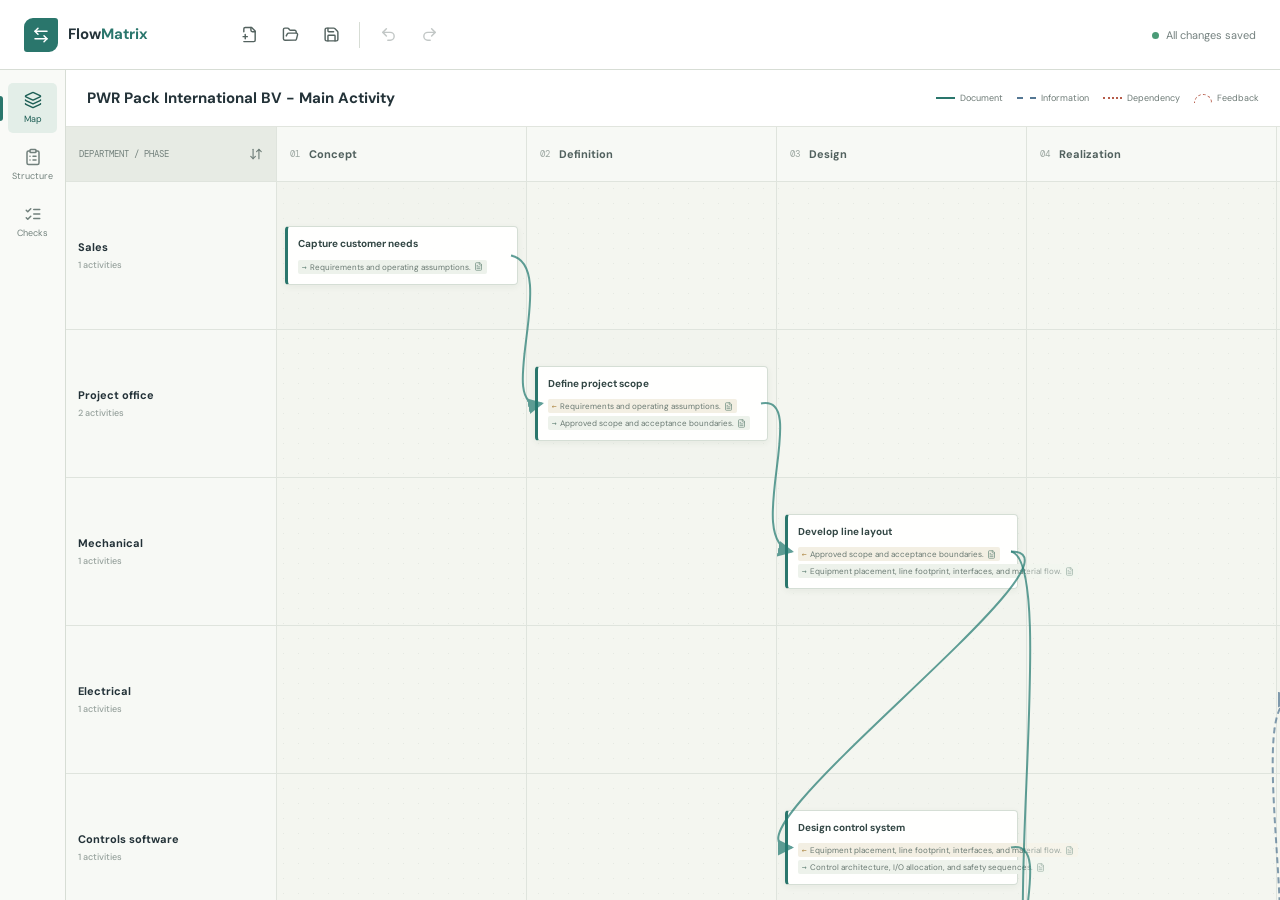
<file: docs/flowmatrix/index.html>
<!doctype html>
<html lang="en">
  <head>
    <meta charset="UTF-8" />
    <meta name="viewport" content="width=device-width, initial-scale=1.0" />
    <meta name="theme-color" content="#f2f1eb" />
    <meta name="description" content="Map and edit cross-department project workflows." />
    <title>FlowMatrix</title>
    <script type="module" crossorigin src="./assets/index-BYALuI77.js"></script>
    <link rel="stylesheet" crossorigin href="./assets/index-i4tJDk6r.css">
  </head>
  <body>
    <div id="root"></div>
  </body>
</html>
</file>
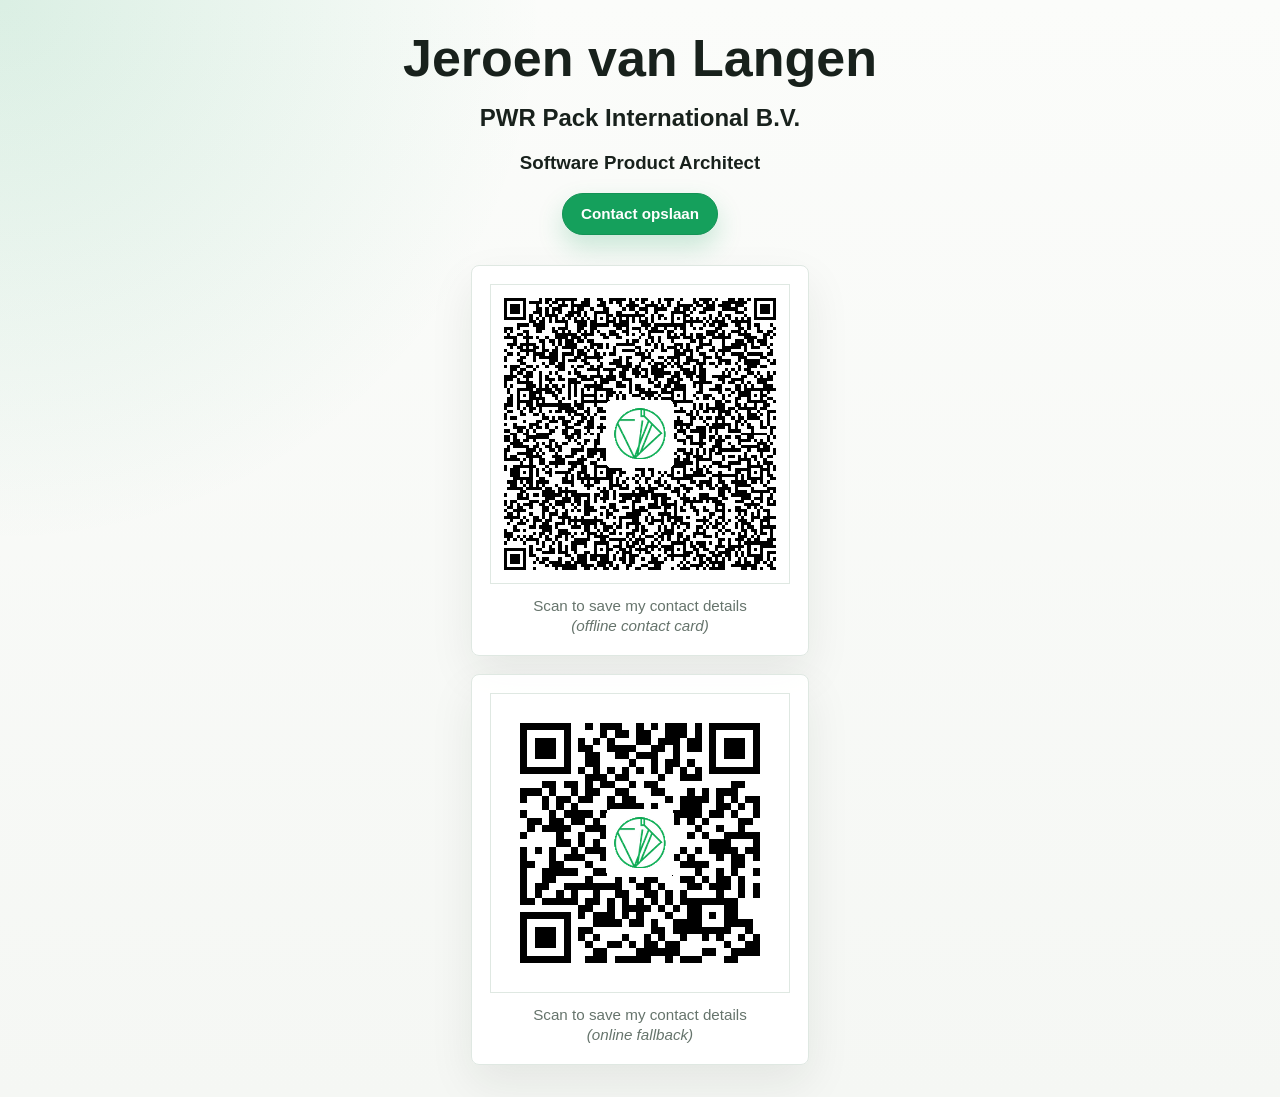
<file: docs/pwr/index.html>
<!doctype html>
<html lang="nl">
<head>
  <meta charset="utf-8">
  <meta name="viewport" content="width=device-width, initial-scale=1">
  <link rel="manifest" href="manifest.webmanifest">
  <meta name="theme-color" content="#15a05c">
  <title>Contactgegevens – Jeroen van Langen</title>
  <style>
    :root {
      color-scheme: light;
      --background: #f5f7f4;
      --surface: #ffffff;
      --text: #18211c;
      --muted: #66746c;
      --accent: #15a05c;
      --border: #dfe8e2;
    }

    * {
      box-sizing: border-box;
    }

    body {
      min-height: 100vh;
      margin: 0;
      display: grid;
      place-items: center;
      padding: 32px 18px;
      background:
        radial-gradient(circle at top left, rgba(21, 160, 92, 0.14), transparent 34rem),
        linear-gradient(180deg, #fbfcfa 0%, var(--background) 100%);
      color: var(--text);
      font-family: "Aptos", "Segoe UI", sans-serif;
    }

    main {
      width: min(100%, 760px);
      text-align: center;
    }

    h1 {
      margin: 0;
      font-size: clamp(2rem, 6vw, 3.25rem);
      line-height: 1;
      font-weight: 700;
    }

    .actions {
      margin: 18px 0 30px;
    }

    .button {
      display: inline-flex;
      align-items: center;
      justify-content: center;
      min-height: 42px;
      padding: 0 18px;
      border: 1px solid color-mix(in srgb, var(--accent), black 8%);
      border-radius: 999px;
      background: var(--accent);
      color: white;
      font-size: 0.95rem;
      font-weight: 650;
      text-decoration: none;
      box-shadow: 0 12px 26px rgba(21, 160, 92, 0.22);
    }

    .qr-grid {
      display: grid;
      grid-template-columns: minmax(0, 1fr);
      gap: 18px;
      align-items: start;
      width: min(100%, 338px);
      margin: 0 auto;
    }

    figure {
      margin: 0;
      padding: 18px;
      border: 1px solid var(--border);
      border-radius: 8px;
      background: color-mix(in srgb, var(--surface), transparent 4%);
      box-shadow: 0 18px 45px rgba(24, 33, 28, 0.08);
      image-rendering: pixelated;
    }

    figure img {
      display: block;
      width: min(100%, 300px);
      height: auto;
      margin: 0 auto;
      border: 1px solid var(--border);
    }

    figcaption {
      margin-top: 12px;
      color: var(--muted);
      font-size: 0.95rem;
      line-height: 1.35;
    }
  </style>
</head>
<body>
  <main>
    <h1>Jeroen van Langen</h1>
    <h2>PWR Pack International B.V.</h2>
    <h3>Software Product Architect</h3>
    <p class="actions"><a class="button" href="pwr.vcf">Contact opslaan</a></p>

    <section class="qr-grid" aria-label="QR-codes">
      <figure>
        <img src="vcard.png" alt="Offline QR-code met vCard-gegevens" width="300" height="300">
        <figcaption>Scan to save my contact details<br/><i>(offline contact card)</i></figcaption>
      </figure>

      <figure>
        <img src="vcard-url.png" alt="Online QR-code naar vCard URL" width="300" height="300">
        <figcaption>Scan to save my contact details<br/><i>(online fallback)</i></figcaption>
      </figure>
    </section>
  </main>
  <script>
  navigator.serviceWorker.register("sw.js?v=6", { updateViaCache: "none" });
</script>
</body>
</html>
</file>
<file: docs/flowmatrix/assets/index-i4tJDk6r.css>
@import"https://fonts.googleapis.com/css2?family=DM+Mono:wght@400;500&family=DM+Sans:wght@400;500;600;700&family=Fraunces:opsz,wght@9..144,500;9..144,600&display=swap";.react-flow{direction:ltr;--xy-edge-stroke-default: #b1b1b7;--xy-edge-stroke-width-default: 1;--xy-edge-stroke-selected-default: #555;--xy-connectionline-stroke-default: #b1b1b7;--xy-connectionline-stroke-width-default: 1;--xy-attribution-background-color-default: rgba(255, 255, 255, .5);--xy-minimap-background-color-default: #fff;--xy-minimap-mask-background-color-default: rgba(240, 240, 240, .6);--xy-minimap-mask-stroke-color-default: transparent;--xy-minimap-mask-stroke-width-default: 1;--xy-minimap-node-background-color-default: #e2e2e2;--xy-minimap-node-stroke-color-default: transparent;--xy-minimap-node-stroke-width-default: 2;--xy-background-color-default: transparent;--xy-background-pattern-dots-color-default: #91919a;--xy-background-pattern-lines-color-default: #eee;--xy-background-pattern-cross-color-default: #e2e2e2;background-color:var(--xy-background-color, var(--xy-background-color-default));--xy-node-color-default: inherit;--xy-node-border-default: 1px solid #1a192b;--xy-node-background-color-default: #fff;--xy-node-group-background-color-default: rgba(240, 240, 240, .25);--xy-node-boxshadow-hover-default: 0 1px 4px 1px rgba(0, 0, 0, .08);--xy-node-boxshadow-selected-default: 0 0 0 .5px #1a192b;--xy-node-border-radius-default: 3px;--xy-handle-background-color-default: #1a192b;--xy-handle-border-color-default: #fff;--xy-selection-background-color-default: rgba(0, 89, 220, .08);--xy-selection-border-default: 1px dotted rgba(0, 89, 220, .8);--xy-controls-button-background-color-default: #fefefe;--xy-controls-button-background-color-hover-default: #f4f4f4;--xy-controls-button-color-default: inherit;--xy-controls-button-color-hover-default: inherit;--xy-controls-button-border-color-default: #eee;--xy-controls-box-shadow-default: 0 0 2px 1px rgba(0, 0, 0, .08);--xy-edge-label-background-color-default: #ffffff;--xy-edge-label-color-default: inherit;--xy-resize-background-color-default: #3367d9}.react-flow.dark{--xy-edge-stroke-default: #3e3e3e;--xy-edge-stroke-width-default: 1;--xy-edge-stroke-selected-default: #727272;--xy-connectionline-stroke-default: #b1b1b7;--xy-connectionline-stroke-width-default: 1;--xy-attribution-background-color-default: rgba(150, 150, 150, .25);--xy-minimap-background-color-default: #141414;--xy-minimap-mask-background-color-default: rgba(60, 60, 60, .6);--xy-minimap-mask-stroke-color-default: transparent;--xy-minimap-mask-stroke-width-default: 1;--xy-minimap-node-background-color-default: #2b2b2b;--xy-minimap-node-stroke-color-default: transparent;--xy-minimap-node-stroke-width-default: 2;--xy-background-color-default: #141414;--xy-background-pattern-dots-color-default: #555;--xy-background-pattern-lines-color-default: #333;--xy-background-pattern-cross-color-default: #333;--xy-node-color-default: #f8f8f8;--xy-node-border-default: 1px solid #3c3c3c;--xy-node-background-color-default: #1e1e1e;--xy-node-group-background-color-default: rgba(240, 240, 240, .25);--xy-node-boxshadow-hover-default: 0 1px 4px 1px rgba(255, 255, 255, .08);--xy-node-boxshadow-selected-default: 0 0 0 .5px #999;--xy-handle-background-color-default: #bebebe;--xy-handle-border-color-default: #1e1e1e;--xy-selection-background-color-default: rgba(200, 200, 220, .08);--xy-selection-border-default: 1px dotted rgba(200, 200, 220, .8);--xy-controls-button-background-color-default: #2b2b2b;--xy-controls-button-background-color-hover-default: #3e3e3e;--xy-controls-button-color-default: #f8f8f8;--xy-controls-button-color-hover-default: #fff;--xy-controls-button-border-color-default: #5b5b5b;--xy-controls-box-shadow-default: 0 0 2px 1px rgba(0, 0, 0, .08);--xy-edge-label-background-color-default: #141414;--xy-edge-label-color-default: #f8f8f8}.react-flow__background{background-color:var(--xy-background-color-props, var(--xy-background-color, var(--xy-background-color-default)));pointer-events:none;z-index:-1}.react-flow__container{position:absolute;width:100%;height:100%;top:0;left:0}.react-flow__pane{z-index:1;touch-action:none}.react-flow__pane.draggable{cursor:grab}.react-flow__pane.dragging{cursor:grabbing}.react-flow__pane.selection{cursor:pointer}.react-flow__viewport{transform-origin:0 0;z-index:2;pointer-events:none}.react-flow__renderer{z-index:4}.react-flow__selection{z-index:6}.react-flow__nodesselection-rect:focus,.react-flow__nodesselection-rect:focus-visible{outline:none}.react-flow__edge-path{stroke:var(--xy-edge-stroke, var(--xy-edge-stroke-default));stroke-width:var(--xy-edge-stroke-width, var(--xy-edge-stroke-width-default));fill:none}.react-flow__connection-path{stroke:var(--xy-connectionline-stroke, var(--xy-connectionline-stroke-default));stroke-width:var(--xy-connectionline-stroke-width, var(--xy-connectionline-stroke-width-default));fill:none}.react-flow .react-flow__edges{position:absolute}.react-flow .react-flow__edges svg{overflow:visible;position:absolute;pointer-events:none}.react-flow__edge{pointer-events:visibleStroke}.react-flow__edge.selectable{cursor:pointer}.react-flow__edge.animated path{stroke-dasharray:5;animation:dashdraw .5s linear infinite}.react-flow__edge.animated path.react-flow__edge-interaction{stroke-dasharray:none;animation:none}.react-flow__edge.inactive{pointer-events:none}.react-flow__edge.selected,.react-flow__edge:focus,.react-flow__edge:focus-visible{outline:none}.react-flow__edge.selected .react-flow__edge-path,.react-flow__edge.selectable:focus .react-flow__edge-path,.react-flow__edge.selectable:focus-visible .react-flow__edge-path{stroke:var(--xy-edge-stroke-selected, var(--xy-edge-stroke-selected-default))}.react-flow__edge-textwrapper{pointer-events:all}.react-flow__edge .react-flow__edge-text{pointer-events:none;-webkit-user-select:none;-moz-user-select:none;user-select:none}.react-flow__arrowhead polyline{stroke:var(--xy-edge-stroke, var(--xy-edge-stroke-default))}.react-flow__arrowhead polyline.arrowclosed{fill:var(--xy-edge-stroke, var(--xy-edge-stroke-default))}.react-flow__connection{pointer-events:none}.react-flow__connection .animated{stroke-dasharray:5;animation:dashdraw .5s linear infinite}svg.react-flow__connectionline{z-index:1001;overflow:visible;position:absolute}.react-flow__nodes{pointer-events:none;transform-origin:0 0}.react-flow__node{position:absolute;-webkit-user-select:none;-moz-user-select:none;user-select:none;pointer-events:all;transform-origin:0 0;box-sizing:border-box;cursor:default}.react-flow__node.selectable{cursor:pointer}.react-flow__node.draggable{cursor:grab;pointer-events:all}.react-flow__node.draggable.dragging{cursor:grabbing}.react-flow__nodesselection{z-index:3;transform-origin:left top;pointer-events:none}.react-flow__nodesselection-rect{position:absolute;pointer-events:all;cursor:grab}.react-flow__handle{position:absolute;pointer-events:none;min-width:5px;min-height:5px;width:6px;height:6px;background-color:var(--xy-handle-background-color, var(--xy-handle-background-color-default));border:1px solid var(--xy-handle-border-color, var(--xy-handle-border-color-default));border-radius:100%}.react-flow__handle.connectingfrom{pointer-events:all}.react-flow__handle.connectionindicator{pointer-events:all;cursor:crosshair}.react-flow__handle-bottom{top:auto;left:50%;bottom:0;transform:translate(-50%,50%)}.react-flow__handle-top{top:0;left:50%;transform:translate(-50%,-50%)}.react-flow__handle-left{top:50%;left:0;transform:translate(-50%,-50%)}.react-flow__handle-right{top:50%;right:0;transform:translate(50%,-50%)}.react-flow__edgeupdater{cursor:move;pointer-events:all}.react-flow__pane.selection .react-flow__panel{pointer-events:none}.react-flow__panel{position:absolute;z-index:5;margin:15px}.react-flow__panel.top{top:0}.react-flow__panel.bottom{bottom:0}.react-flow__panel.top.center,.react-flow__panel.bottom.center{left:50%;transform:translate(-15px) translate(-50%)}.react-flow__panel.left{left:0}.react-flow__panel.right{right:0}.react-flow__panel.left.center,.react-flow__panel.right.center{top:50%;transform:translateY(-15px) translateY(-50%)}.react-flow__attribution{font-size:10px;background:var(--xy-attribution-background-color, var(--xy-attribution-background-color-default));padding:2px 3px;margin:0}.react-flow__attribution a{text-decoration:none;color:#999}@keyframes dashdraw{0%{stroke-dashoffset:10}}.react-flow__edgelabel-renderer{position:absolute;width:100%;height:100%;pointer-events:none;-webkit-user-select:none;-moz-user-select:none;user-select:none;left:0;top:0}.react-flow__viewport-portal{position:absolute;width:100%;height:100%;left:0;top:0;-webkit-user-select:none;-moz-user-select:none;user-select:none}.react-flow__minimap{background:var( --xy-minimap-background-color-props, var(--xy-minimap-background-color, var(--xy-minimap-background-color-default)) )}.react-flow__minimap-svg{display:block}.react-flow__minimap-mask{fill:var( --xy-minimap-mask-background-color-props, var(--xy-minimap-mask-background-color, var(--xy-minimap-mask-background-color-default)) );stroke:var( --xy-minimap-mask-stroke-color-props, var(--xy-minimap-mask-stroke-color, var(--xy-minimap-mask-stroke-color-default)) );stroke-width:var( --xy-minimap-mask-stroke-width-props, var(--xy-minimap-mask-stroke-width, var(--xy-minimap-mask-stroke-width-default)) )}.react-flow__minimap-node{fill:var( --xy-minimap-node-background-color-props, var(--xy-minimap-node-background-color, var(--xy-minimap-node-background-color-default)) );stroke:var( --xy-minimap-node-stroke-color-props, var(--xy-minimap-node-stroke-color, var(--xy-minimap-node-stroke-color-default)) );stroke-width:var( --xy-minimap-node-stroke-width-props, var(--xy-minimap-node-stroke-width, var(--xy-minimap-node-stroke-width-default)) )}.react-flow__background-pattern.dots{fill:var( --xy-background-pattern-color-props, var(--xy-background-pattern-color, var(--xy-background-pattern-dots-color-default)) )}.react-flow__background-pattern.lines{stroke:var( --xy-background-pattern-color-props, var(--xy-background-pattern-color, var(--xy-background-pattern-lines-color-default)) )}.react-flow__background-pattern.cross{stroke:var( --xy-background-pattern-color-props, var(--xy-background-pattern-color, var(--xy-background-pattern-cross-color-default)) )}.react-flow__controls{display:flex;flex-direction:column;box-shadow:var(--xy-controls-box-shadow, var(--xy-controls-box-shadow-default))}.react-flow__controls.horizontal{flex-direction:row}.react-flow__controls-button{display:flex;justify-content:center;align-items:center;height:26px;width:26px;padding:4px;border:none;background:var(--xy-controls-button-background-color, var(--xy-controls-button-background-color-default));border-bottom:1px solid var( --xy-controls-button-border-color-props, var(--xy-controls-button-border-color, var(--xy-controls-button-border-color-default)) );color:var( --xy-controls-button-color-props, var(--xy-controls-button-color, var(--xy-controls-button-color-default)) );cursor:pointer;-webkit-user-select:none;-moz-user-select:none;user-select:none}.react-flow__controls-button svg{width:100%;max-width:12px;max-height:12px;fill:currentColor}.react-flow__edge.updating .react-flow__edge-path{stroke:#777}.react-flow__edge-text{font-size:10px}.react-flow__node.selectable:focus,.react-flow__node.selectable:focus-visible{outline:none}.react-flow__node-input,.react-flow__node-default,.react-flow__node-output,.react-flow__node-group{padding:10px;border-radius:var(--xy-node-border-radius, var(--xy-node-border-radius-default));width:150px;font-size:12px;color:var(--xy-node-color, var(--xy-node-color-default));text-align:center;border:var(--xy-node-border, var(--xy-node-border-default));background-color:var(--xy-node-background-color, var(--xy-node-background-color-default))}.react-flow__node-input.selectable:hover,.react-flow__node-default.selectable:hover,.react-flow__node-output.selectable:hover,.react-flow__node-group.selectable:hover{box-shadow:var(--xy-node-boxshadow-hover, var(--xy-node-boxshadow-hover-default))}.react-flow__node-input.selectable.selected,.react-flow__node-input.selectable:focus,.react-flow__node-input.selectable:focus-visible,.react-flow__node-default.selectable.selected,.react-flow__node-default.selectable:focus,.react-flow__node-default.selectable:focus-visible,.react-flow__node-output.selectable.selected,.react-flow__node-output.selectable:focus,.react-flow__node-output.selectable:focus-visible,.react-flow__node-group.selectable.selected,.react-flow__node-group.selectable:focus,.react-flow__node-group.selectable:focus-visible{box-shadow:var(--xy-node-boxshadow-selected, var(--xy-node-boxshadow-selected-default))}.react-flow__node-group{background-color:var(--xy-node-group-background-color, var(--xy-node-group-background-color-default))}.react-flow__nodesselection-rect,.react-flow__selection{background:var(--xy-selection-background-color, var(--xy-selection-background-color-default));border:var(--xy-selection-border, var(--xy-selection-border-default))}.react-flow__nodesselection-rect:focus,.react-flow__nodesselection-rect:focus-visible,.react-flow__selection:focus,.react-flow__selection:focus-visible{outline:none}.react-flow__controls-button:hover{background:var( --xy-controls-button-background-color-hover-props, var(--xy-controls-button-background-color-hover, var(--xy-controls-button-background-color-hover-default)) );color:var( --xy-controls-button-color-hover-props, var(--xy-controls-button-color-hover, var(--xy-controls-button-color-hover-default)) )}.react-flow__controls-button:disabled{pointer-events:none}.react-flow__controls-button:disabled svg{fill-opacity:.4}.react-flow__controls-button:last-child{border-bottom:none}.react-flow__controls.horizontal .react-flow__controls-button{border-bottom:none;border-right:1px solid var( --xy-controls-button-border-color-props, var(--xy-controls-button-border-color, var(--xy-controls-button-border-color-default)) )}.react-flow__controls.horizontal .react-flow__controls-button:last-child{border-right:none}.react-flow__resize-control{position:absolute}.react-flow__resize-control.left,.react-flow__resize-control.right{cursor:ew-resize}.react-flow__resize-control.top,.react-flow__resize-control.bottom{cursor:ns-resize}.react-flow__resize-control.top.left,.react-flow__resize-control.bottom.right{cursor:nwse-resize}.react-flow__resize-control.bottom.left,.react-flow__resize-control.top.right{cursor:nesw-resize}.react-flow__resize-control.handle{width:5px;height:5px;border:1px solid #fff;border-radius:1px;background-color:var(--xy-resize-background-color, var(--xy-resize-background-color-default));translate:-50% -50%}.react-flow__resize-control.handle.left{left:0;top:50%}.react-flow__resize-control.handle.right{left:100%;top:50%}.react-flow__resize-control.handle.top{left:50%;top:0}.react-flow__resize-control.handle.bottom{left:50%;top:100%}.react-flow__resize-control.handle.top.left,.react-flow__resize-control.handle.bottom.left{left:0}.react-flow__resize-control.handle.top.right,.react-flow__resize-control.handle.bottom.right{left:100%}.react-flow__resize-control.line{border-color:var(--xy-resize-background-color, var(--xy-resize-background-color-default));border-width:0;border-style:solid}.react-flow__resize-control.line.left,.react-flow__resize-control.line.right{width:1px;transform:translate(-50%);top:0;height:100%}.react-flow__resize-control.line.left{left:0;border-left-width:1px}.react-flow__resize-control.line.right{left:100%;border-right-width:1px}.react-flow__resize-control.line.top,.react-flow__resize-control.line.bottom{height:1px;transform:translateY(-50%);left:0;width:100%}.react-flow__resize-control.line.top{top:0;border-top-width:1px}.react-flow__resize-control.line.bottom{border-bottom-width:1px;top:100%}.react-flow__edge-textbg{fill:var(--xy-edge-label-background-color, var(--xy-edge-label-background-color-default))}.react-flow__edge-text{fill:var(--xy-edge-label-color, var(--xy-edge-label-color-default))}:root{font-family:DM Sans,Segoe UI,sans-serif;color:#233238;background:#e9ece5;font-synthesis:none;text-rendering:optimizeLegibility;--ink: #233238;--muted: #74817f;--line: #d7ddd5;--paper: #fbfcf8;--canvas: #f0f2ec;--green: #2a766c;--green-dark: #1d5e55;--coral: #b65c4a;--blue: #547793;--yellow: #e3b868;--mono: "DM Mono", Consolas, monospace}*{box-sizing:border-box}body{margin:0;min-width:360px;min-height:100vh}button,input,textarea,select{font:inherit}button{color:inherit}button:focus-visible,input:focus-visible,textarea:focus-visible,select:focus-visible{outline:2px solid #38877b;outline-offset:2px}.app-shell{width:100%;min-height:100vh;height:100vh;display:flex;flex-direction:column;overflow:hidden;background:var(--paper)}.topbar{min-height:70px;flex:0 0 auto;display:grid;grid-template-areas:"brand tools state";grid-template-columns:auto minmax(0,1fr) auto;align-items:center;gap:24px;padding:12px 24px;border-bottom:1px solid var(--line);background:#fff;z-index:4}.brand-lockup{grid-area:brand;display:flex;justify-content:flex-start;align-items:center;gap:10px;text-decoration:none;color:var(--ink);min-width:184px;font-size:15px;font-weight:700;line-height:1}.brand-name>span{color:var(--green)}.brand-lockup small{display:block;padding-top:5px;font:9px var(--mono);letter-spacing:1.1px;color:var(--muted)}.brand-icon{display:grid;place-items:center;width:34px;height:34px;color:#fff;background:var(--green);border-radius:9px 3px}.project-name{flex:1;min-width:0;display:flex;align-items:center;gap:12px}.eyebrow{font:9px var(--mono);letter-spacing:0;color:#8a9691}.project-name .eyebrow{display:none}.project-name input{flex:1;min-width:0;width:100%;height:24px;padding:0;border:0;background:transparent;color:var(--ink);font-size:15px;font-weight:700}.project-name input:focus{outline:none;border-bottom:1px solid var(--green)}.save-state{grid-area:state;justify-self:end;white-space:nowrap;color:#74817f;font-size:11px}.save-state i,.status-dot{display:inline-block;width:7px;height:7px;margin-right:7px;border-radius:50%;background:#4a9b77}.save-state.is-dirty i,.status-dot.pending{background:#cc8e37}.toolbar-actions{grid-area:tools;display:flex;justify-content:flex-start;align-items:center;gap:7px}.toolbar-divider{width:1px;height:26px;margin:0 4px;background:var(--line)}.icon-button{display:inline-grid;place-items:center;flex:0 0 34px;width:34px;height:34px;padding:0;border:1px solid transparent;border-radius:6px;background:transparent;color:#53625f;cursor:pointer}.icon-button:hover:not(:disabled){color:var(--green-dark);border-color:#d5e2dc;background:#f1f7f3}.icon-button:disabled{opacity:.35;cursor:default}.button-primary,.button-secondary,.button-danger{display:inline-flex;align-items:center;justify-content:center;gap:7px;min-height:34px;padding:0 11px;border:1px solid transparent;border-radius:5px;cursor:pointer;white-space:nowrap;font-size:11px;font-weight:600}.button-primary{background:var(--green);color:#fff}.button-primary:hover:not(:disabled){background:var(--green-dark)}.button-secondary{border-color:#d8ded8;background:#fff;color:#455451}.button-secondary:hover{border-color:#9fbeb2;background:#f4f8f3}.button-danger{border-color:#e7c7c0;background:#fff8f5;color:#9c4a3e}.button-danger:hover{background:#f9ebe6}.button-primary:disabled{opacity:.45;cursor:not-allowed}.visually-hidden{position:absolute;width:1px;height:1px;overflow:hidden;clip:rect(0,0,0,0);white-space:nowrap}.app-content{position:relative;display:flex;min-height:0;flex:1}.tool-rail{width:66px;flex:0 0 66px;display:flex;flex-direction:column;align-items:center;gap:7px;padding:13px 7px;border-right:1px solid var(--line);background:#f9faf7}.tool-rail>button{position:relative;width:49px;height:50px;display:flex;flex-direction:column;align-items:center;justify-content:center;gap:4px;padding:4px 0;border:0;border-radius:5px;background:transparent;color:#71807c;cursor:pointer;font-size:9px}.tool-rail>button:hover{color:var(--green-dark);background:#edf3ee}.tool-rail>button.active{color:var(--green-dark);background:#e3eee8}.tool-rail>button.active:before{content:"";position:absolute;left:-8px;width:3px;height:25px;border-radius:0 3px 3px 0;background:var(--green)}.rail-count{position:absolute;top:3px;right:3px;min-width:14px;height:14px;display:grid;place-items:center;border-radius:50%;background:#b65c4a;color:#fff;font:8px var(--mono);font-style:normal}.rail-spacer{flex:1}.matrix-section{position:relative;display:flex;flex:1;min-width:0;flex-direction:column;overflow:hidden}.matrix-toolbar{height:57px;flex:0 0 57px;display:flex;justify-content:space-between;align-items:center;gap:12px;padding:0 21px;border-bottom:1px solid #e1e5de;background:#fff}.matrix-toolbar h2{margin:0;font-size:13px;font-weight:700}.matrix-toolbar>div:first-child>span{color:#86918d;font-size:10px}.matrix-legend{display:flex;align-items:center;gap:14px;color:#6d7a76;font-size:9px}.matrix-legend>span{display:flex;align-items:center;gap:5px;white-space:nowrap}.legend-line{display:inline-block;width:19px;height:2px;background:var(--green)}.legend-line.information{height:0;border-top:2px dashed var(--blue);background:none}.legend-line.dependency{height:0;border-top:2px dotted var(--coral);background:none}.legend-feedback{display:inline-block;width:18px;height:9px;border:1px dashed var(--coral);border-bottom:0;border-radius:9px 9px 0 0}.matrix-viewport{position:relative;flex:1;min-height:0;min-width:0;display:grid;grid-template-rows:54px minmax(0,1fr);overflow:hidden;background:#e7ebe4}.matrix-phase-clip,.matrix-department-clip{min-width:0;min-height:0;overflow:hidden;scrollbar-width:none}.matrix-phase-clip{margin-right:var(--scrollbar-width, 0px)}.matrix-department-clip{margin-bottom:var(--scrollbar-height, 0px)}.matrix-phase-track{display:grid;width:max-content;height:54px}.matrix-department-track{display:grid}.matrix-scroll{position:relative;min-width:0;min-height:0;overflow:auto;background-color:var(--canvas);background-image:radial-gradient(#d9ded6 .65px,transparent .65px);background-size:15px 15px}.matrix-grid{position:relative;width:max-content;min-width:100%;display:grid;align-content:start;isolation:isolate}.matrix-corner{display:flex;justify-content:space-between;align-items:center;padding:0 13px;background:#e7ebe4;color:#73817c;font:9px var(--mono)}.phase-heading,.department-heading{display:flex;align-items:center;border:0;cursor:grab;text-align:left;transition:background .16s,color .16s}.phase-heading{gap:9px;padding:0 13px;border-left:1px solid #dfe4dd;background:#f7f9f5;color:#51615e;font-size:11px;font-weight:700}.phase-heading:hover,.department-heading:hover{background:#e4eee8;color:var(--green-dark)}.phase-index,.structure-index{color:#9ba6a0;font:9px var(--mono)}.department-heading{flex-direction:column;align-items:flex-start;justify-content:center;gap:5px;padding:0 12px;border-top:1px solid #dfe4dd;background:#f7f9f5;font-size:11px;font-weight:700}.department-heading small{color:#96a19c;font-size:9px;font-weight:500}.matrix-cell{position:relative;z-index:1;display:flex;align-items:center;justify-content:center;min-width:0;padding:8px;border-top:1px solid #dfe4dd;border-left:1px solid #dfe4dd;transition:padding .16s}.matrix-cell.is-empty{background:#fafbf759}.matrix-cell.has-activity{background:#f6f8f285}.matrix-cell.is-drop-target{background:#e4eee8;box-shadow:inset 0 0 0 2px #98b9aa}.matrix-cell.is-drop-target:hover{background:#d3e6db;box-shadow:inset 0 0 0 2px var(--green)}.matrix-viewport.is-dragging .connection-route{pointer-events:none}.activity-card{position:relative;z-index:2;width:100%;min-height:57px;display:flex;flex-direction:column;justify-content:center;gap:9px;padding:10px;border:1px solid #d5ded5;border-left:3px solid var(--green);border-radius:4px;background:#fffffff7;box-shadow:0 2px 6px #344c3510;text-align:left;cursor:pointer;transition:border-color .15s,box-shadow .15s,transform .15s}.activity-card:hover{border-color:#98b9aa;box-shadow:0 5px 12px #344c3518;transform:translateY(-1px)}.activity-card-top{display:flex;align-items:flex-start;gap:7px}.activity-name{flex:1;color:#324644;font-size:10px;font-weight:700;line-height:1.35}.activity-subline{color:#89938d;font-size:8px}.activity-subline em{float:right;color:#ad6748;font-style:normal}.mini-port-list{display:flex;flex-wrap:wrap;gap:3px}.mini-port-label{max-width:100%;display:inline-flex;align-items:center;gap:3px;overflow:hidden;padding:2px 4px;border-radius:2px;color:#697972;background:#edf2eb;font-size:8px;text-overflow:ellipsis;white-space:nowrap}.mini-port-label>span{flex:0 0 auto;color:#648479;font-family:var(--mono)}.mini-input{background:#f3efe3}.mini-input>span{color:#ac8540}.mini-port-label svg{flex:0 0 auto;color:#739083}.empty-cell-action{display:flex;align-items:center;gap:5px;padding:5px 7px;border:1px dashed #cbd4cb;border-radius:4px;background:#ffffff85;color:#84918a;cursor:pointer;opacity:0;font-size:9px;transition:opacity .15s,background .15s}.matrix-cell:hover .empty-cell-action,.empty-cell-action:focus-visible{opacity:1}.empty-cell-action:hover{background:#fff;color:var(--green-dark)}.matrix-routes{position:absolute;z-index:1;top:0;right:0;bottom:0;left:0;overflow:visible;pointer-events:none}.connection-route{fill:none;stroke-width:2;opacity:.72;vector-effect:non-scaling-stroke;pointer-events:stroke;cursor:pointer}.connection-route:hover,.connection-route:focus-visible{opacity:1;stroke-width:3}.route-document{stroke:#247b72}.route-information{stroke:#547793;stroke-dasharray:6 4}.route-dependency{stroke:#ab5948;stroke-dasharray:2 4;stroke-linecap:round}.connection-route.is-feedback{stroke:#c1614e;stroke-dasharray:5 4;stroke-width:2.5;opacity:.9}.matrix-empty-state{margin:auto;padding:30px;color:#70807a;font:500 17px Fraunces,Georgia,serif}.side-panel{width:318px;flex:0 0 318px;display:flex;flex-direction:column;overflow:auto;padding:18px;border-left:1px solid var(--line);background:#fff;animation:panel-in .18s ease-out both}@keyframes panel-in{0%{opacity:0;transform:translate(8px)}to{opacity:1;transform:translate(0)}}.side-panel-header,.panel-heading{display:flex;align-items:flex-start;justify-content:space-between;gap:12px}.side-panel-header h2,.panel-heading h3{margin:4px 0 0;color:#304542;font:500 19px Fraunces,Georgia,serif}.panel-intro{margin:14px 0;color:#7a8781;font-size:11px;line-height:1.55}.project-description{display:flex;flex-direction:column;gap:6px;margin-top:16px;color:#74817b;font-size:10px}.project-description textarea{width:100%;min-height:64px;padding:8px;resize:vertical;border:1px solid #dce2da;border-radius:3px;background:#fff;color:#334641;font-size:11px}.full-width{width:100%}.issue-list{display:flex;flex-direction:column;gap:10px;margin-top:12px}.document-delete{display:grid;place-items:center;width:27px;height:27px;padding:0;border:0;border-radius:4px;background:transparent;color:#9aa39e;cursor:pointer}.document-delete:hover{background:#f7eae6;color:#a85041}.flow-properties label,.link-composer label{display:flex;flex-direction:column;gap:4px;margin:8px 0;color:#77847e;font-size:9px}.flow-properties input,.flow-properties textarea,.flow-properties select,.link-composer input,.link-composer select,.structure-row input{width:100%;min-width:0;min-height:34px;padding:6px 8px;border:1px solid #dce2da;border-radius:3px;background:#fff;color:#334641;font-size:10px}.flow-properties textarea{min-height:48px;resize:vertical}.validation-summary{display:flex;gap:8px;padding:10px 0;border-top:1px solid #e7ebe5;border-bottom:1px solid #e7ebe5;font:10px var(--mono)}.severity-error{color:#a4493d}.severity-warning{color:#987139}.issue-item{width:100%;display:flex;align-items:flex-start;gap:9px;padding:10px;border:1px solid #e5e9e3;border-radius:4px;background:#fff;text-align:left;cursor:pointer}.issue-item:hover{border-color:#b8c9bc;background:#f8faf6}.issue-item>span:nth-child(2){flex:1;color:#5f6e68;font-size:10px;line-height:1.4}.issue-item small{display:block;margin-bottom:4px;color:#9a8b68;font:8px var(--mono);text-transform:uppercase}.issue-error .issue-symbol{color:#b64e41}.issue-warning .issue-symbol{color:#b28a47}.issue-item>svg{margin-top:9px;color:#a3ada6}.panel-empty{display:flex;align-items:center;justify-content:center;gap:8px;padding:22px 10px;color:#87938d;font-size:11px}.structure-section{margin:18px 0 22px}.structure-heading{display:flex;align-items:center;justify-content:space-between;padding-bottom:7px;border-bottom:1px solid #e5eae3}.structure-heading h3{margin:0;color:#304542;font-size:11px}.text-action{display:inline-flex;align-items:center;gap:4px;padding:4px 6px;border:0;background:transparent;color:var(--green);cursor:pointer;font-size:10px}.structure-row{display:flex;align-items:center;gap:8px;padding:6px 0;border-bottom:1px solid #edf0eb}.structure-row input{flex:1}.file-feedback{display:flex;flex:0 0 auto;align-items:center;gap:8px;padding:4px 16px;border-bottom:1px solid #c8ded1;background:#edf6ef;color:#356555;font-size:11px}.file-feedback span{flex:1;min-width:0;overflow-wrap:anywhere}.error-banner{display:flex;flex-wrap:wrap;align-items:center;gap:8px;margin:10px 17px 0;padding:9px 11px;border:1px solid #e3bcb3;border-radius:4px;background:#fff4f1;color:#934a3f;font-size:10px}.error-banner>svg{flex:0 0 auto}.error-banner span{flex:1 1 220px;min-width:0;overflow-wrap:anywhere;line-height:1.5}.error-banner button{border:0;background:transparent;color:inherit;cursor:pointer}.dialog-backdrop{position:fixed;z-index:15;top:0;right:0;bottom:0;left:0;display:grid;place-items:center;padding:18px;background:#20302e66;animation:editor-in .15s ease-out both}.create-activity-dialog{width:min(390px,100%);padding:18px;border:1px solid #dce2d9;border-radius:6px;background:#fff;box-shadow:0 16px 48px #1d312c38}.create-activity-dialog label{display:flex;flex-direction:column;gap:5px;margin:18px 0 10px;color:#74817b;font-size:10px}.create-activity-dialog input{height:36px;padding:0 10px;border:1px solid #dce2da;border-radius:3px;color:#334641;font-size:12px}.create-activity-dialog p{margin:8px 0 18px;color:#87918c;font-size:10px}.create-activity-actions{display:flex;justify-content:flex-end;gap:8px}.link-picker-backdrop{z-index:30}.project-link-picker{width:min(500px,100%);max-height:min(680px,86vh);display:flex;flex-direction:column;padding:18px;border:1px solid #dce2d9;border-radius:6px;background:#fff;box-shadow:0 16px 48px #1d312c38}.project-link-picker>p{margin:12px 0;color:#78857f;font-size:10px;line-height:1.45}.project-link-options{min-height:90px;overflow:auto;margin:0 0 14px;border:1px solid #e1e6df;border-radius:4px;background:#fafbf8}.project-link-option{display:flex;align-items:flex-start;gap:9px;padding:9px 10px;border-bottom:1px solid #e8ece6;cursor:pointer}.project-link-option:last-child{border-bottom:0}.project-link-option:hover{background:#f0f5f0}.project-link-option input{flex:0 0 auto;margin:2px 0 0;accent-color:var(--green)}.project-link-option span{display:flex;min-width:0;flex-direction:column;gap:3px}.project-link-option b{color:#42534d;font-size:10px;font-weight:600}.project-link-option small{overflow-wrap:anywhere;color:#849089;font:9px var(--mono)}.editor-overlay{position:fixed;z-index:20;top:0;right:0;bottom:0;left:0;display:flex;flex-direction:column;background:#f4f5f0;animation:editor-in .2s ease-out both}.editor-loading{position:fixed;z-index:20;top:0;right:0;bottom:0;left:0;display:grid;place-items:center;background:#f4f5f0;color:#64736d;font:500 18px Fraunces,Georgia,serif}@keyframes editor-in{0%{opacity:.4}to{opacity:1}}.editor-header{min-height:92px;flex:0 0 auto;display:grid;grid-template-columns:minmax(220px,1fr) auto;align-items:center;gap:20px;padding:12px 24px;border-bottom:1px solid #dce1d9;background:#fff}.editor-title{display:flex;flex-direction:column;gap:5px;min-width:0}.editor-title input,.editor-title textarea{width:100%;min-width:0}.editor-title input{max-width:580px;padding:0;border:0;background:transparent;color:#29413f;font:500 23px Fraunces,Georgia,serif}.editor-title textarea{max-width:640px;height:18px;padding:0;overflow:hidden;border:0;background:transparent;color:#84908a;resize:none;font-size:10px}.editor-title input:focus,.editor-title textarea:focus{outline:0;border-bottom:1px solid #9ab7a8}.editor-actions{display:flex;flex-wrap:wrap;align-items:center;justify-content:flex-end;gap:8px;max-width:760px}.editor-actions>button{height:34px}.editor-actions>button:has(svg.lucide-arrow-left){border-color:#cddbd1;color:#326d61}.editor-actions .icon-button{margin-left:9px;border:1px solid #e0e5de}.flow-workspace{position:relative;min-height:0;flex:1}.flow-workspace .react-flow{background:#eef0ea}.flow-card{position:relative;display:flex;align-items:center;gap:8px;width:178px;min-height:53px;padding:10px 12px;border:1px solid #cbd8ce;border-left:3px solid #638478;border-radius:4px;background:#fff;box-shadow:0 4px 14px #2c403218;color:#445650;font-size:11px;font-weight:600;line-height:1.35}.flow-card>span{overflow-wrap:anywhere}.flow-card-copy{display:flex;min-width:0;flex-direction:column;gap:4px}.not-connected{color:#89958e;font-size:8px;font-style:italic}.flow-card-link{align-self:flex-start;max-width:100%;padding:0;overflow-wrap:anywhere;border:0;background:transparent;color:#356e61;cursor:pointer;font-size:8px;font-weight:500;line-height:1.35;text-align:left;text-decoration:underline;text-underline-offset:2px}.flow-card-link:hover{color:#244e45}.flow-card.is-selected{border-color:#518a79;box-shadow:0 0 0 2px #8ab7a344,0 5px 15px #2c403220}.flow-card-action{width:216px;min-height:76px;justify-content:center;border-left-color:#bd6b4d;background:#fffdfa;color:#3a4d49;font-size:13px}.flow-card-input{border-left-color:#d5a74e}.flow-card-output{border-left-color:#548377}.flow-card .react-flow__handle{width:8px;height:8px;border:2px solid #fafbf8;background:#61887c}.flow-legend{display:flex;align-items:center;gap:8px;padding:8px 10px;border:1px solid #dce2d9;border-radius:4px;background:#ffffffdc;color:#65756e;font:8px var(--mono)}.flow-legend span{color:#ae8c4c}.flow-legend i{width:11px;height:2px;background:#bd6b4d}.flow-properties,.link-composer{position:absolute;z-index:5;top:16px;right:16px;width:258px;max-height:calc(100% - 32px);overflow:auto;padding:14px;border:1px solid #dce2d9;border-radius:5px;background:#fff;box-shadow:0 10px 35px #2638341c}.flow-properties{top:auto;bottom:18px}.matrix-section{position:relative}.matrix-connection-properties{top:68px;bottom:auto;max-height:calc(100% - 112px)}.flow-properties .panel-heading,.link-composer .panel-heading{margin-bottom:9px}.flow-properties .panel-heading h3,.link-composer .panel-heading h3{font-size:16px}.flow-properties label,.link-composer label{font-size:9px}.link-composer select[multiple]{min-height:120px}.input-composer p{color:#87918c;font-size:9px;line-height:1.4}.output-composer{right:16px}.output-composer [aria-invalid=true]{border-color:#b65c4a}.flow-properties .button-danger,.link-composer .button-primary{width:100%;margin-top:8px}.endpoint-summary{overflow-wrap:anywhere;color:#8b9690;font:9px var(--mono)}.port-links{margin:12px 0;padding-top:9px;border-top:1px solid #e7ebe5}.port-links-heading{display:flex;align-items:center;justify-content:space-between;gap:8px}.port-links-heading h4{margin:0;color:#687871;font-size:10px}.port-links-empty{margin:7px 0;color:#98a29c;font-size:9px}.port-link-row{display:flex;align-items:center;gap:6px;min-height:31px;border-bottom:1px solid #edf0eb;color:#5f6f68;font-size:9px}.port-link-row>span{flex:1;overflow-wrap:anywhere}.link-composer{top:16px;right:286px}.editor-footer{min-height:34px;flex:0 0 34px;display:flex;align-items:center;gap:10px;padding:0 18px;border-top:1px solid #dce1d9;background:#fff;color:#89938e;font-size:9px}.editor-footer b{color:#69766f;font:8px var(--mono)}.editor-footer-note{margin-left:auto}.edge-document .react-flow__edge-path{stroke:#287c72;stroke-width:2.2}.edge-information .react-flow__edge-path{stroke:#547793;stroke-dasharray:6 4;stroke-width:2}.edge-dependency .react-flow__edge-path{stroke:#b65c4a;stroke-dasharray:2 4;stroke-width:2.2}.edge-action-flow .react-flow__edge-path{stroke:#a45e40;stroke-width:2.5}.edge-internal-input .react-flow__edge-path,.edge-internal-output .react-flow__edge-path{stroke:#61877a;stroke-width:2}.react-flow__edge-text{fill:#63726c;font-size:10px}@media(max-width:1050px){.topbar{gap:14px;padding:0 14px}.brand-lockup{min-width:150px}.toolbar-actions{gap:3px}.toolbar-actions .button-secondary{padding:0 7px}.matrix-legend{gap:8px}.side-panel{width:285px;flex-basis:285px}.editor-header{grid-template-columns:minmax(0,1fr);gap:12px}.editor-actions{max-width:none;justify-content:flex-start}}@media(max-width:760px){body{min-width:360px}.app-shell{height:100dvh}.topbar{min-height:64px;grid-template-areas:"brand state" "tools tools";grid-template-columns:minmax(0,1fr) auto;gap:10px 12px;padding:10px 12px}.brand-lockup{min-width:124px}.brand-icon{width:30px;height:30px}.project-name input{font-size:12px}.save-state{font-size:10px}.toolbar-actions{justify-content:flex-start;gap:2px}.toolbar-actions .icon-button{flex-basis:30px;width:30px;height:30px}.toolbar-actions .toolbar-divider{margin:0 2px}.tool-rail{width:48px;flex-basis:48px;padding:8px 3px}.tool-rail>button{width:42px;height:46px}.matrix-toolbar{min-height:52px;height:auto;flex-basis:auto;flex-wrap:wrap;padding:8px 11px}.matrix-toolbar .project-name{flex-basis:100%}.matrix-legend{flex-wrap:wrap;justify-content:flex-start;gap:4px 8px;font-size:8px}.side-panel{position:absolute;z-index:8;top:0;bottom:0;right:0;width:min(330px,calc(100% - 48px));box-shadow:-12px 0 25px #263a3020}.editor-header{min-height:115px;grid-template-columns:minmax(0,1fr);gap:10px;padding:12px}.editor-title input{font-size:18px}.editor-actions{justify-content:flex-start}.editor-actions .button-secondary{padding:0 9px;font-size:10px}.editor-actions .icon-button{margin-left:0}.flow-properties,.link-composer{top:auto;right:8px;bottom:8px;width:min(250px,calc(100vw - 68px));max-height:52%}.link-composer{right:8px;bottom:calc(52% + 15px)}.editor-footer{padding:0 8px;gap:6px;font-size:8px}.editor-footer-note{display:none}}
</file>
